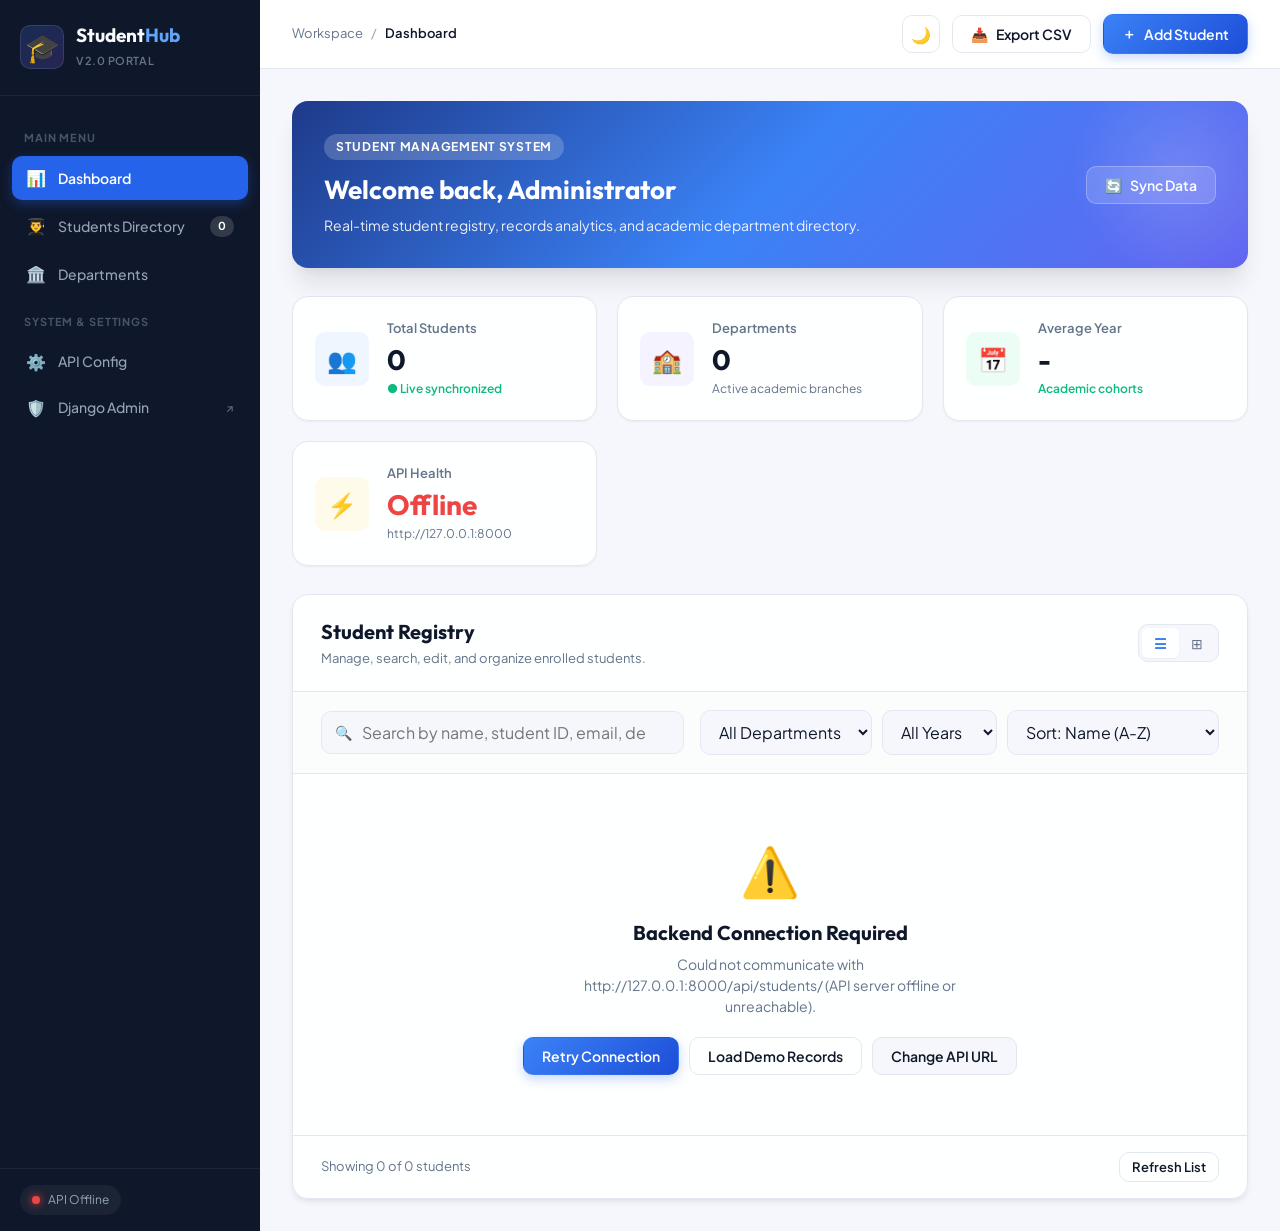
<file: frontend/index.html>
<!DOCTYPE html>
<html lang="en" data-theme="light">
<head>
    <meta charset="UTF-8">
    <meta name="viewport" content="width=device-width, initial-scale=1.0">
    <meta name="description" content="Student Hub - Modern, responsive Student Management System dashboard and API client.">
    <title>StudentHub | Management Portal</title>
    <!-- Google Fonts -->
    <link rel="preconnect" href="https://fonts.googleapis.com">
    <link rel="preconnect" href="https://fonts.gstatic.com" crossorigin>
    <link href="https://fonts.googleapis.com/css2?family=Outfit:wght@400;500;600;700;800&family=Plus+Jakarta+Sans:wght@400;500;600;700&display=swap" rel="stylesheet">
    <link rel="stylesheet" href="css/style.css">
</head>
<body>
    <div id="app" class="app-layout">
        <!-- Sidebar Navigation -->
        <aside class="sidebar" id="sidebar">
            <div class="sidebar-header">
                <div class="brand-logo">
                    <span class="logo-icon">🎓</span>
                    <div class="logo-text">
                        <h2>Student<span class="highlight">Hub</span></h2>
                        <span class="version-tag">v2.0 Portal</span>
                    </div>
                </div>
            </div>

            <nav class="sidebar-nav">
                <div class="nav-section-title">Main Menu</div>
                <a href="#dashboard" class="nav-item active" id="nav-dashboard">
                    <span class="nav-icon">📊</span>
                    <span class="nav-label">Dashboard</span>
                </a>
                <a href="#students" class="nav-item" id="nav-students">
                    <span class="nav-icon">👨‍🎓</span>
                    <span class="nav-label">Students Directory</span>
                    <span class="badge" id="badge-student-count">0</span>
                </a>
                <a href="#departments" class="nav-item" id="nav-departments">
                    <span class="nav-icon">🏛️</span>
                    <span class="nav-label">Departments</span>
                </a>

                <div class="nav-section-title">System & Settings</div>
                <button class="nav-item nav-btn" id="btn-open-settings" type="button">
                    <span class="nav-icon">⚙️</span>
                    <span class="nav-label">API Config</span>
                </button>
                <a href="http://127.0.0.1:8000/admin/" target="_blank" rel="noreferrer" class="nav-item">
                    <span class="nav-icon">🛡️</span>
                    <span class="nav-label">Django Admin</span>
                    <span class="nav-ext">↗</span>
                </a>
            </nav>

            <div class="sidebar-footer">
                <div class="server-status-pill" id="server-status">
                    <span class="status-dot"></span>
                    <span class="status-text">Checking API...</span>
                </div>
            </div>
        </aside>

        <!-- Main Content Area -->
        <div class="main-wrapper">
            <!-- Top Navbar -->
            <header class="topbar">
                <div class="topbar-left">
                    <button class="sidebar-toggle" id="btn-toggle-sidebar" aria-label="Toggle Navigation Menu">
                        <span>☰</span>
                    </button>
                    <div class="breadcrumbs">
                        <span class="breadcrumb-item">Workspace</span>
                        <span class="breadcrumb-separator">/</span>
                        <span class="breadcrumb-item active" id="current-view-title">Dashboard</span>
                    </div>
                </div>

                <div class="topbar-right">
                    <!-- Quick Actions -->
                    <button class="theme-toggle-btn" id="theme-toggle" title="Toggle Theme" aria-label="Toggle Theme">
                        <span id="theme-icon">🌙</span>
                    </button>
                    <button class="btn btn-outline" id="btn-export-csv" title="Export to CSV">
                        <span>📥</span> Export CSV
                    </button>
                    <button class="btn btn-primary" id="btn-add-student-modal">
                        <span class="btn-icon">＋</span> Add Student
                    </button>
                </div>
            </header>

            <!-- Main Content Container -->
            <main class="content-container">
                <!-- Banner / Welcome Section -->
                <section class="welcome-banner">
                    <div class="banner-content">
                        <span class="welcome-badge">Student Management System</span>
                        <h1 class="page-title">Welcome back, Administrator</h1>
                        <p class="page-subtitle">Real-time student registry, records analytics, and academic department directory.</p>
                    </div>
                    <div class="banner-actions">
                        <button class="btn btn-glass" id="btn-refresh-data" title="Refresh Live Data">
                            <span class="refresh-icon">🔄</span> Sync Data
                        </button>
                    </div>
                </section>

                <!-- Statistics Metrics Grid -->
                <section class="stats-grid">
                    <div class="stat-card">
                        <div class="stat-icon-wrapper bg-blue">
                            <span class="stat-icon">👥</span>
                        </div>
                        <div class="stat-info">
                            <span class="stat-label">Total Students</span>
                            <h3 class="stat-value" id="stat-total-students">0</h3>
                            <span class="stat-trend positive">● Live synchronized</span>
                        </div>
                    </div>

                    <div class="stat-card">
                        <div class="stat-icon-wrapper bg-purple">
                            <span class="stat-icon">🏫</span>
                        </div>
                        <div class="stat-info">
                            <span class="stat-label">Departments</span>
                            <h3 class="stat-value" id="stat-total-departments">0</h3>
                            <span class="stat-trend neutral">Active academic branches</span>
                        </div>
                    </div>

                    <div class="stat-card">
                        <div class="stat-icon-wrapper bg-emerald">
                            <span class="stat-icon">📅</span>
                        </div>
                        <div class="stat-info">
                            <span class="stat-label">Average Year</span>
                            <h3 class="stat-value" id="stat-avg-year">-</h3>
                            <span class="stat-trend positive">Academic cohorts</span>
                        </div>
                    </div>

                    <div class="stat-card">
                        <div class="stat-icon-wrapper bg-amber">
                            <span class="stat-icon">⚡</span>
                        </div>
                        <div class="stat-info">
                            <span class="stat-label">API Health</span>
                            <h3 class="stat-value" id="stat-api-status">Connecting...</h3>
                            <span class="stat-trend" id="stat-api-endpoint">http://127.0.0.1:8000</span>
                        </div>
                    </div>
                </section>

                <!-- Student Management Directory Section -->
                <section class="card directory-card">
                    <!-- Directory Toolbar -->
                    <div class="card-header">
                        <div class="header-title-group">
                            <h2>Student Registry</h2>
                            <p class="text-muted">Manage, search, edit, and organize enrolled students.</p>
                        </div>

                        <div class="view-toggles">
                            <button class="view-btn active" id="view-table-btn" title="Table View">☰</button>
                            <button class="view-btn" id="view-grid-btn" title="Card Grid View">⊞</button>
                        </div>
                    </div>

                    <!-- Search and Filters Bar -->
                    <div class="filters-bar">
                        <div class="search-box">
                            <span class="search-icon">🔍</span>
                            <input type="text" id="search-input" placeholder="Search by name, student ID, email, department..." autocomplete="off">
                            <button class="clear-search-btn" id="btn-clear-search" title="Clear Search">✕</button>
                        </div>

                        <div class="filter-controls">
                            <select id="filter-department" class="custom-select" aria-label="Filter by department">
                                <option value="">All Departments</option>
                            </select>

                            <select id="filter-year" class="custom-select" aria-label="Filter by academic year">
                                <option value="">All Years</option>
                                <option value="1">1st Year</option>
                                <option value="2">2nd Year</option>
                                <option value="3">3rd Year</option>
                                <option value="4">4th Year</option>
                            </select>

                            <select id="sort-by" class="custom-select" aria-label="Sort students">
                                <option value="name-asc">Sort: Name (A-Z)</option>
                                <option value="name-desc">Sort: Name (Z-A)</option>
                                <option value="id-asc">Sort: ID (Ascending)</option>
                                <option value="id-desc">Sort: ID (Descending)</option>
                                <option value="year-asc">Sort: Year (1-4)</option>
                                <option value="year-desc">Sort: Year (4-1)</option>
                            </select>
                        </div>
                    </div>

                    <!-- Students Table View -->
                    <div class="table-responsive" id="table-container">
                        <table class="data-table" id="students-table">
                            <thead>
                                <tr>
                                    <th># ID</th>
                                    <th>Student Info</th>
                                    <th>Contact Email</th>
                                    <th>Department</th>
                                    <th>Academic Year</th>
                                    <th>Phone</th>
                                    <th class="text-right">Actions</th>
                                </tr>
                            </thead>
                            <tbody id="students-table-body">
                                <!-- Dynamically populated -->
                            </tbody>
                        </table>
                    </div>

                    <!-- Students Grid View (Hidden by default) -->
                    <div class="grid-view-container hidden" id="grid-container">
                        <div class="students-grid" id="students-grid-body">
                            <!-- Dynamically populated -->
                        </div>
                    </div>

                    <!-- Empty / Loading States -->
                    <div class="state-container hidden" id="loading-state">
                        <div class="spinner"></div>
                        <p class="state-text">Loading student records from server...</p>
                    </div>

                    <div class="state-container hidden" id="empty-state">
                        <div class="empty-icon">📂</div>
                        <h3 class="empty-title">No Students Found</h3>
                        <p class="empty-desc" id="empty-state-message">No student records match your filter criteria.</p>
                        <button class="btn btn-primary" id="btn-empty-add-student">Add First Student</button>
                    </div>

                    <div class="state-container hidden" id="error-state">
                        <div class="error-icon">⚠️</div>
                        <h3 class="error-title">Backend Connection Required</h3>
                        <p class="error-desc" id="error-state-message">Could not reach Django API at <code>http://127.0.0.1:8000/api/students/</code>.</p>
                        <div class="state-actions">
                            <button class="btn btn-primary" id="btn-retry-connection">Retry Connection</button>
                            <button class="btn btn-outline" id="btn-load-demo-data">Load Demo Records</button>
                            <button class="btn btn-secondary" id="btn-configure-api">Change API URL</button>
                        </div>
                    </div>

                    <!-- Table Footer / Pagination Info -->
                    <div class="card-footer">
                        <span class="footer-info" id="footer-record-count">Showing 0 of 0 students</span>
                        <div class="footer-actions">
                            <button class="btn btn-sm btn-outline" id="btn-quick-sync">Refresh List</button>
                        </div>
                    </div>
                </section>
            </main>
        </div>
    </div>

    <!-- ADD / EDIT STUDENT MODAL -->
    <div class="modal-backdrop hidden" id="student-modal">
        <div class="modal-dialog">
            <div class="modal-header">
                <h3 class="modal-title" id="modal-title">Add New Student</h3>
                <button class="modal-close-btn" id="btn-close-student-modal" aria-label="Close modal">✕</button>
            </div>
            <form id="student-form" novalidate>
                <input type="hidden" id="form-student-pk" value="">
                <div class="modal-body">
                    <div class="form-grid">
                        <div class="form-group">
                            <label for="form-student-id">Student ID <span class="required">*</span></label>
                            <input type="text" id="form-student-id" placeholder="e.g. STU-2026-001" required>
                            <small class="form-hint">Unique institutional ID or roll number.</small>
                            <div class="invalid-feedback">Student ID is required.</div>
                        </div>

                        <div class="form-group">
                            <label for="form-name">Full Name <span class="required">*</span></label>
                            <input type="text" id="form-name" placeholder="e.g. Alex Morgan" required>
                            <div class="invalid-feedback">Full name is required.</div>
                        </div>

                        <div class="form-group">
                            <label for="form-email">Email Address <span class="required">*</span></label>
                            <input type="email" id="form-email" placeholder="e.g. alex.morgan@univ.edu" required>
                            <div class="invalid-feedback">A valid email address is required.</div>
                        </div>

                        <div class="form-group">
                            <label for="form-department">Department / Major <span class="required">*</span></label>
                            <input type="text" id="form-department" placeholder="e.g. Computer Science" list="department-datalist" required>
                            <datalist id="department-datalist">
                                <option value="Computer Science">
                                <option value="Information Technology">
                                <option value="Electrical Engineering">
                                <option value="Mechanical Engineering">
                                <option value="Business Administration">
                                <option value="Data Science">
                            </datalist>
                            <div class="invalid-feedback">Department name is required.</div>
                        </div>

                        <div class="form-group">
                            <label for="form-year">Academic Year <span class="required">*</span></label>
                            <select id="form-year" required>
                                <option value="">Select Year</option>
                                <option value="1">1st Year (Freshman)</option>
                                <option value="2">2nd Year (Sophomore)</option>
                                <option value="3">3rd Year (Junior)</option>
                                <option value="4">4th Year (Senior)</option>
                            </select>
                            <div class="invalid-feedback">Please select an academic year.</div>
                        </div>

                        <div class="form-group">
                            <label for="form-phone">Phone Number <span class="required">*</span></label>
                            <input type="tel" id="form-phone" placeholder="e.g. +1 (555) 234-5678" required>
                            <div class="invalid-feedback">Contact phone number is required.</div>
                        </div>
                    </div>
                </div>
                <div class="modal-footer">
                    <button type="button" class="btn btn-secondary" id="btn-cancel-student-modal">Cancel</button>
                    <button type="submit" class="btn btn-primary" id="btn-save-student">
                        <span class="btn-text">Save Student</span>
                    </button>
                </div>
            </form>
        </div>
    </div>

    <!-- DELETE CONFIRMATION MODAL -->
    <div class="modal-backdrop hidden" id="delete-modal">
        <div class="modal-dialog modal-sm">
            <div class="modal-header modal-header-danger">
                <h3 class="modal-title">Delete Student Record</h3>
                <button class="modal-close-btn" id="btn-close-delete-modal" aria-label="Close modal">✕</button>
            </div>
            <div class="modal-body text-center">
                <div class="danger-icon-badge">🗑️</div>
                <h4 class="danger-prompt">Are you sure?</h4>
                <p class="text-muted" id="delete-modal-text">This will permanently delete the student record for <strong id="delete-student-name"></strong>.</p>
                <div class="delete-warning-box">
                    <span>⚠️ This action cannot be undone.</span>
                </div>
            </div>
            <div class="modal-footer">
                <button type="button" class="btn btn-secondary" id="btn-cancel-delete">Cancel</button>
                <button type="button" class="btn btn-danger" id="btn-confirm-delete">Delete Record</button>
            </div>
        </div>
    </div>

    <!-- API CONFIGURATION MODAL -->
    <div class="modal-backdrop hidden" id="settings-modal">
        <div class="modal-dialog">
            <div class="modal-header">
                <h3 class="modal-title">⚙️ Backend API Configuration</h3>
                <button class="modal-close-btn" id="btn-close-settings-modal" aria-label="Close modal">✕</button>
            </div>
            <div class="modal-body">
                <p class="text-muted mb-3">Configure the base URL for the Django REST Framework backend API.</p>
                <div class="form-group">
                    <label for="settings-api-url">Backend Base URL</label>
                    <input type="url" id="settings-api-url" value="http://127.0.0.1:8000" placeholder="http://127.0.0.1:8000">
                    <small class="form-hint">Default local Django development server runs on <code>http://127.0.0.1:8000</code>.</small>
                </div>
                <div class="api-info-box">
                    <strong>Expected API Endpoints:</strong>
                    <ul>
                        <li><code>GET /api/students/</code> - Fetch all students</li>
                        <li><code>POST /api/students/</code> - Create a new student</li>
                        <li><code>PUT /api/students/{id}/</code> - Update student</li>
                        <li><code>DELETE /api/students/{id}/</code> - Delete student</li>
                    </ul>
                </div>
            </div>
            <div class="modal-footer">
                <button type="button" class="btn btn-secondary" id="btn-reset-api-url">Reset Default</button>
                <button type="button" class="btn btn-primary" id="btn-save-api-url">Save & Test Connection</button>
            </div>
        </div>
    </div>

    <!-- Toast Notification Container -->
    <div class="toast-container" id="toast-container"></div>

    <!-- Scripts -->
    <script src="js/api.js"></script>
    <script src="js/app.js"></script>
</body>
</html>
</file>
<file: frontend/css/style.css>
/* ==========================================================================
   STUDENTHUB DESIGN SYSTEM & STYLESHEET
   ========================================================================== */

:root {
    /* Color Palette - Light Theme */
    --bg-main: #f5f7fc;
    --bg-card: rgba(255, 255, 255, 0.95);
    --bg-sidebar: #0f172a;
    --bg-sidebar-hover: rgba(255, 255, 255, 0.08);
    --bg-sidebar-active: #2563eb;
    --text-sidebar: #94a3b8;
    --text-sidebar-bright: #f8fafc;
    
    --primary: #3b82f6;
    --primary-hover: #2563eb;
    --primary-light: #eff6ff;
    --primary-gradient: linear-gradient(135deg, #3b82f6 0%, #1d4ed8 100%);
    
    --accent: #8b5cf6;
    --accent-light: #f5f3ff;
    --success: #10b981;
    --success-light: #ecfdf5;
    --warning: #f59e0b;
    --warning-light: #fffbeb;
    --danger: #ef4444;
    --danger-light: #fef2f2;
    --danger-hover: #dc2626;

    --text-main: #0f172a;
    --text-muted: #64748b;
    --text-light: #94a3b8;
    --border: #e2e8f0;
    --border-focus: #93c5fd;

    --shadow-sm: 0 1px 2px rgba(0, 0, 0, 0.05);
    --shadow-md: 0 4px 6px -1px rgba(15, 23, 42, 0.08), 0 2px 4px -2px rgba(15, 23, 42, 0.05);
    --shadow-lg: 0 10px 15px -3px rgba(15, 23, 42, 0.08), 0 4px 6px -4px rgba(15, 23, 42, 0.04);
    --shadow-xl: 0 20px 25px -5px rgba(15, 23, 42, 0.1), 0 8px 10px -6px rgba(15, 23, 42, 0.06);

    --radius-sm: 6px;
    --radius-md: 10px;
    --radius-lg: 16px;
    --radius-full: 9999px;

    --font-heading: 'Outfit', sans-serif;
    --font-body: 'Plus Jakarta Sans', -apple-system, BlinkMacSystemFont, 'Segoe UI', Roboto, sans-serif;
    --transition: all 0.2s cubic-bezier(0.4, 0, 0.2, 1);
}

/* Dark Theme Variables */
[data-theme="dark"] {
    --bg-main: #0b1120;
    --bg-card: rgba(30, 41, 59, 0.85);
    --bg-sidebar: #070b14;
    --bg-sidebar-hover: rgba(255, 255, 255, 0.06);
    --bg-sidebar-active: #3b82f6;
    --text-sidebar: #64748b;
    --text-sidebar-bright: #f1f5f9;

    --primary-light: rgba(59, 130, 246, 0.15);
    --accent-light: rgba(139, 92, 246, 0.15);
    --success-light: rgba(16, 185, 129, 0.15);
    --warning-light: rgba(245, 158, 11, 0.15);
    --danger-light: rgba(239, 68, 68, 0.15);

    --text-main: #f8fafc;
    --text-muted: #94a3b8;
    --text-light: #64748b;
    --border: #334155;
    --border-focus: #3b82f6;

    --shadow-md: 0 4px 6px -1px rgba(0, 0, 0, 0.3);
    --shadow-lg: 0 10px 15px -3px rgba(0, 0, 0, 0.4);
    --shadow-xl: 0 20px 25px -5px rgba(0, 0, 0, 0.5);
}

/* Base Resets */
*, *::before, *::after {
    box-sizing: border-box;
    margin: 0;
    padding: 0;
}

body {
    font-family: var(--font-body);
    background-color: var(--bg-main);
    color: var(--text-main);
    line-height: 1.5;
    -webkit-font-smoothing: antialiased;
    transition: background-color 0.3s ease, color 0.3s ease;
    overflow-x: hidden;
}

a {
    color: inherit;
    text-decoration: none;
}

button, input, select {
    font-family: inherit;
    font-size: inherit;
}

/* App Layout */
.app-layout {
    display: flex;
    min-height: 100vh;
}

/* Sidebar */
.sidebar {
    width: 260px;
    background-color: var(--bg-sidebar);
    color: var(--text-sidebar);
    display: flex;
    flex-direction: column;
    flex-shrink: 0;
    transition: width 0.3s ease, transform 0.3s ease;
    z-index: 100;
}

.sidebar-header {
    padding: 24px 20px;
    border-bottom: 1px solid rgba(255, 255, 255, 0.06);
}

.brand-logo {
    display: flex;
    align-items: center;
    gap: 12px;
}

.logo-icon {
    font-size: 28px;
    display: flex;
    align-items: center;
    justify-content: center;
    width: 44px;
    height: 44px;
    background: linear-gradient(135deg, rgba(59, 130, 246, 0.2), rgba(139, 92, 246, 0.2));
    border-radius: var(--radius-md);
    border: 1px solid rgba(255, 255, 255, 0.1);
}

.logo-text h2 {
    font-family: var(--font-heading);
    font-size: 19px;
    font-weight: 700;
    color: var(--text-sidebar-bright);
    line-height: 1.2;
}

.logo-text .highlight {
    color: #60a5fa;
}

.version-tag {
    font-size: 11px;
    font-weight: 600;
    color: #64748b;
    letter-spacing: 0.05em;
    text-transform: uppercase;
}

.sidebar-nav {
    flex: 1;
    padding: 20px 12px;
    display: flex;
    flex-direction: column;
    gap: 4px;
}

.nav-section-title {
    font-size: 11px;
    font-weight: 700;
    text-transform: uppercase;
    letter-spacing: 0.08em;
    color: #475569;
    padding: 14px 12px 6px;
}

.nav-item {
    display: flex;
    align-items: center;
    gap: 12px;
    padding: 10px 14px;
    border-radius: var(--radius-md);
    color: var(--text-sidebar);
    font-weight: 500;
    font-size: 14px;
    transition: var(--transition);
    background: transparent;
    border: none;
    cursor: pointer;
    width: 100%;
    text-align: left;
}

.nav-item:hover {
    background-color: var(--bg-sidebar-hover);
    color: var(--text-sidebar-bright);
}

.nav-item.active {
    background-color: var(--bg-sidebar-active);
    color: #ffffff;
    font-weight: 600;
    box-shadow: 0 4px 12px rgba(37, 99, 235, 0.35);
}

.nav-icon {
    font-size: 16px;
}

.nav-label {
    flex: 1;
}

.badge {
    background: rgba(255, 255, 255, 0.15);
    color: #fff;
    font-size: 11px;
    font-weight: 700;
    padding: 2px 8px;
    border-radius: var(--radius-full);
}

.nav-ext {
    font-size: 12px;
    opacity: 0.6;
}

.sidebar-footer {
    padding: 16px 20px;
    border-top: 1px solid rgba(255, 255, 255, 0.06);
}

.server-status-pill {
    display: inline-flex;
    align-items: center;
    gap: 8px;
    background: rgba(255, 255, 255, 0.05);
    padding: 6px 12px;
    border-radius: var(--radius-full);
    font-size: 12px;
    color: #94a3b8;
}

.status-dot {
    width: 8px;
    height: 8px;
    border-radius: 50%;
    background-color: #f59e0b;
    box-shadow: 0 0 8px #f59e0b;
    transition: var(--transition);
}

.status-dot.online {
    background-color: #10b981;
    box-shadow: 0 0 8px #10b981;
}

.status-dot.offline {
    background-color: #ef4444;
    box-shadow: 0 0 8px #ef4444;
}

/* Main Wrapper */
.main-wrapper {
    flex: 1;
    display: flex;
    flex-direction: column;
    min-width: 0;
}

/* Topbar */
.topbar {
    background-color: var(--bg-card);
    backdrop-filter: blur(12px);
    border-bottom: 1px solid var(--border);
    padding: 14px 32px;
    display: flex;
    align-items: center;
    justify-content: space-between;
    position: sticky;
    top: 0;
    z-index: 50;
    transition: background-color 0.3s ease, border-color 0.3s ease;
}

.topbar-left {
    display: flex;
    align-items: center;
    gap: 16px;
}

.sidebar-toggle {
    display: none;
    background: transparent;
    border: 1px solid var(--border);
    padding: 6px 10px;
    border-radius: var(--radius-sm);
    color: var(--text-main);
    cursor: pointer;
    font-size: 16px;
}

.breadcrumbs {
    display: flex;
    align-items: center;
    gap: 8px;
    font-size: 13px;
    color: var(--text-muted);
}

.breadcrumb-separator {
    color: var(--text-light);
}

.breadcrumb-item.active {
    color: var(--text-main);
    font-weight: 600;
}

.topbar-right {
    display: flex;
    align-items: center;
    gap: 12px;
}

/* Theme Toggle Button */
.theme-toggle-btn {
    background: transparent;
    border: 1px solid var(--border);
    width: 38px;
    height: 38px;
    border-radius: var(--radius-md);
    display: flex;
    align-items: center;
    justify-content: center;
    cursor: pointer;
    color: var(--text-main);
    transition: var(--transition);
}

.theme-toggle-btn:hover {
    background-color: var(--primary-light);
    border-color: var(--border-focus);
}

/* Buttons */
.btn {
    display: inline-flex;
    align-items: center;
    justify-content: center;
    gap: 8px;
    padding: 9px 18px;
    border-radius: var(--radius-md);
    font-weight: 600;
    font-size: 14px;
    cursor: pointer;
    transition: var(--transition);
    border: 1px solid transparent;
}

.btn-primary {
    background: var(--primary-gradient);
    color: #ffffff;
    box-shadow: 0 4px 12px rgba(37, 99, 235, 0.25);
}

.btn-primary:hover {
    transform: translateY(-1px);
    box-shadow: 0 6px 16px rgba(37, 99, 235, 0.35);
}

.btn-outline {
    background-color: transparent;
    border-color: var(--border);
    color: var(--text-main);
}

.btn-outline:hover {
    background-color: var(--primary-light);
    border-color: var(--border-focus);
    color: var(--primary);
}

.btn-secondary {
    background-color: var(--bg-main);
    color: var(--text-main);
    border-color: var(--border);
}

.btn-secondary:hover {
    background-color: var(--border);
}

.btn-danger {
    background-color: var(--danger);
    color: #ffffff;
}

.btn-danger:hover {
    background-color: var(--danger-hover);
}

.btn-glass {
    background: rgba(255, 255, 255, 0.15);
    color: #ffffff;
    backdrop-filter: blur(8px);
    border: 1px solid rgba(255, 255, 255, 0.25);
}

.btn-glass:hover {
    background: rgba(255, 255, 255, 0.25);
}

.btn-sm {
    padding: 6px 12px;
    font-size: 13px;
}

/* Content Container */
.content-container {
    padding: 32px;
    max-width: 1400px;
    width: 100%;
    margin: 0 auto;
    display: flex;
    flex-direction: column;
    gap: 28px;
}

/* Welcome Banner */
.welcome-banner {
    background: linear-gradient(135deg, #1e3a8a 0%, #3b82f6 50%, #6366f1 100%);
    color: #ffffff;
    padding: 32px;
    border-radius: var(--radius-lg);
    display: flex;
    align-items: center;
    justify-content: space-between;
    gap: 20px;
    box-shadow: var(--shadow-xl);
    position: relative;
    overflow: hidden;
}

.welcome-banner::after {
    content: '';
    position: absolute;
    right: -40px;
    top: -40px;
    width: 220px;
    height: 220px;
    background: radial-gradient(circle, rgba(255,255,255,0.15) 0%, rgba(255,255,255,0) 70%);
    border-radius: 50%;
    pointer-events: none;
}

.welcome-badge {
    display: inline-block;
    background: rgba(255, 255, 255, 0.2);
    backdrop-filter: blur(4px);
    padding: 4px 12px;
    border-radius: var(--radius-full);
    font-size: 12px;
    font-weight: 700;
    letter-spacing: 0.06em;
    text-transform: uppercase;
    margin-bottom: 10px;
}

.page-title {
    font-family: var(--font-heading);
    font-size: 26px;
    font-weight: 700;
    margin-bottom: 6px;
}

.page-subtitle {
    font-size: 14px;
    opacity: 0.9;
    max-width: 580px;
}

/* Stats Grid */
.stats-grid {
    display: grid;
    grid-template-columns: repeat(auto-fit, minmax(240px, 1fr));
    gap: 20px;
}

.stat-card {
    background-color: var(--bg-card);
    border: 1px solid var(--border);
    border-radius: var(--radius-lg);
    padding: 22px;
    display: flex;
    align-items: center;
    gap: 18px;
    box-shadow: var(--shadow-sm);
    transition: var(--transition);
}

.stat-card:hover {
    transform: translateY(-3px);
    box-shadow: var(--shadow-lg);
    border-color: var(--border-focus);
}

.stat-icon-wrapper {
    width: 54px;
    height: 54px;
    border-radius: var(--radius-md);
    display: flex;
    align-items: center;
    justify-content: center;
    font-size: 24px;
    flex-shrink: 0;
}

.bg-blue { background: var(--primary-light); color: var(--primary); }
.bg-purple { background: var(--accent-light); color: var(--accent); }
.bg-emerald { background: var(--success-light); color: var(--success); }
.bg-amber { background: var(--warning-light); color: var(--warning); }

.stat-info {
    display: flex;
    flex-direction: column;
    min-width: 0;
}

.stat-label {
    font-size: 13px;
    font-weight: 600;
    color: var(--text-muted);
}

.stat-value {
    font-family: var(--font-heading);
    font-size: 28px;
    font-weight: 700;
    color: var(--text-main);
    line-height: 1.2;
    margin: 4px 0;
    white-space: nowrap;
    overflow: hidden;
    text-overflow: ellipsis;
}

.stat-trend {
    font-size: 12px;
    color: var(--text-muted);
}

.stat-trend.positive { color: var(--success); font-weight: 600; }
.stat-trend.neutral { color: var(--text-muted); }

/* Directory Card */
.card {
    background-color: var(--bg-card);
    border: 1px solid var(--border);
    border-radius: var(--radius-lg);
    box-shadow: var(--shadow-md);
    overflow: hidden;
    transition: background-color 0.3s ease, border-color 0.3s ease;
}

.card-header {
    padding: 22px 28px;
    border-bottom: 1px solid var(--border);
    display: flex;
    align-items: center;
    justify-content: space-between;
    gap: 16px;
}

.header-title-group h2 {
    font-family: var(--font-heading);
    font-size: 20px;
    font-weight: 700;
    color: var(--text-main);
}

.text-muted {
    color: var(--text-muted);
    font-size: 13px;
    margin-top: 2px;
}

.view-toggles {
    display: flex;
    background: var(--bg-main);
    padding: 3px;
    border-radius: var(--radius-md);
    border: 1px solid var(--border);
}

.view-btn {
    border: none;
    background: transparent;
    padding: 6px 12px;
    border-radius: var(--radius-sm);
    cursor: pointer;
    font-size: 14px;
    color: var(--text-muted);
    transition: var(--transition);
}

.view-btn.active {
    background-color: var(--bg-card);
    color: var(--primary);
    box-shadow: var(--shadow-sm);
    font-weight: 600;
}

/* Filters Bar */
.filters-bar {
    padding: 18px 28px;
    border-bottom: 1px solid var(--border);
    background-color: rgba(0, 0, 0, 0.01);
    display: flex;
    align-items: center;
    justify-content: space-between;
    gap: 16px;
    flex-wrap: wrap;
}

.search-box {
    position: relative;
    flex: 1;
    min-width: 280px;
}

.search-icon {
    position: absolute;
    left: 14px;
    top: 50%;
    transform: translateY(-50%);
    font-size: 14px;
    color: var(--text-light);
    pointer-events: none;
}

.search-box input {
    width: 100%;
    padding: 10px 38px 10px 40px;
    border: 1px solid var(--border);
    border-radius: var(--radius-md);
    background-color: var(--bg-main);
    color: var(--text-main);
    outline: none;
    transition: var(--transition);
}

.search-box input:focus {
    border-color: var(--primary);
    background-color: var(--bg-card);
    box-shadow: 0 0 0 3px var(--primary-light);
}

.clear-search-btn {
    position: absolute;
    right: 12px;
    top: 50%;
    transform: translateY(-50%);
    background: transparent;
    border: none;
    color: var(--text-muted);
    cursor: pointer;
    font-size: 12px;
    display: none;
}

.filter-controls {
    display: flex;
    align-items: center;
    gap: 10px;
    flex-wrap: wrap;
}

.custom-select {
    padding: 10px 14px;
    border: 1px solid var(--border);
    border-radius: var(--radius-md);
    background-color: var(--bg-main);
    color: var(--text-main);
    outline: none;
    cursor: pointer;
    transition: var(--transition);
}

.custom-select:focus {
    border-color: var(--primary);
    box-shadow: 0 0 0 3px var(--primary-light);
}

/* Data Table */
.table-responsive {
    overflow-x: auto;
}

.data-table {
    width: 100%;
    border-collapse: collapse;
    text-align: left;
}

.data-table th {
    padding: 14px 28px;
    font-size: 12px;
    font-weight: 700;
    text-transform: uppercase;
    letter-spacing: 0.05em;
    color: var(--text-muted);
    background-color: rgba(0, 0, 0, 0.02);
    border-bottom: 1px solid var(--border);
}

.data-table td {
    padding: 16px 28px;
    font-size: 14px;
    border-bottom: 1px solid var(--border);
    vertical-align: middle;
}

.data-table tbody tr {
    transition: background-color 0.15s ease;
}

.data-table tbody tr:hover {
    background-color: rgba(59, 130, 246, 0.04);
}

.student-identity {
    display: flex;
    align-items: center;
    gap: 12px;
}

.student-avatar {
    width: 38px;
    height: 38px;
    border-radius: 50%;
    background: linear-gradient(135deg, #3b82f6, #8b5cf6);
    color: #ffffff;
    display: flex;
    align-items: center;
    justify-content: center;
    font-weight: 700;
    font-size: 14px;
    flex-shrink: 0;
}

.student-meta {
    display: flex;
    flex-direction: column;
}

.student-name {
    font-weight: 600;
    color: var(--text-main);
}

.student-roll {
    font-size: 12px;
    color: var(--text-muted);
}

.dept-pill {
    display: inline-block;
    padding: 4px 10px;
    border-radius: var(--radius-full);
    font-size: 12px;
    font-weight: 600;
    background-color: var(--primary-light);
    color: var(--primary);
}

.year-tag {
    display: inline-flex;
    align-items: center;
    gap: 4px;
    font-weight: 600;
    color: var(--text-main);
}

.table-actions {
    display: flex;
    align-items: center;
    justify-content: flex-end;
    gap: 8px;
}

.action-icon-btn {
    width: 32px;
    height: 32px;
    border-radius: var(--radius-sm);
    border: 1px solid var(--border);
    background: var(--bg-card);
    color: var(--text-main);
    display: flex;
    align-items: center;
    justify-content: center;
    cursor: pointer;
    transition: var(--transition);
    font-size: 13px;
}

.action-icon-btn:hover {
    background: var(--primary-light);
    border-color: var(--primary);
    color: var(--primary);
}

.action-icon-btn.delete:hover {
    background: var(--danger-light);
    border-color: var(--danger);
    color: var(--danger);
}

/* Grid / Card View */
.grid-view-container {
    padding: 28px;
}

.students-grid {
    display: grid;
    grid-template-columns: repeat(auto-fill, minmax(280px, 1fr));
    gap: 20px;
}

.student-card-item {
    background-color: var(--bg-main);
    border: 1px solid var(--border);
    border-radius: var(--radius-md);
    padding: 20px;
    display: flex;
    flex-direction: column;
    gap: 14px;
    transition: var(--transition);
}

.student-card-item:hover {
    transform: translateY(-3px);
    box-shadow: var(--shadow-md);
    border-color: var(--border-focus);
}

.card-item-top {
    display: flex;
    align-items: center;
    gap: 12px;
}

.card-item-body {
    display: flex;
    flex-direction: column;
    gap: 8px;
    font-size: 13px;
}

.card-detail-row {
    display: flex;
    align-items: center;
    gap: 8px;
    color: var(--text-muted);
}

.card-item-actions {
    display: flex;
    align-items: center;
    justify-content: flex-end;
    gap: 8px;
    margin-top: 6px;
    padding-top: 12px;
    border-top: 1px solid var(--border);
}

/* State Containers (Empty, Loading, Error) */
.state-container {
    padding: 60px 20px;
    text-align: center;
    display: flex;
    flex-direction: column;
    align-items: center;
    justify-content: center;
}

.spinner {
    width: 44px;
    height: 44px;
    border: 4px solid var(--border);
    border-top-color: var(--primary);
    border-radius: 50%;
    animation: spin 0.8s linear infinite;
    margin-bottom: 16px;
}

@keyframes spin {
    to { transform: rotate(360deg); }
}

.empty-icon, .error-icon {
    font-size: 48px;
    margin-bottom: 12px;
}

.empty-title, .error-title {
    font-family: var(--font-heading);
    font-size: 20px;
    font-weight: 700;
    margin-bottom: 6px;
}

.empty-desc, .error-desc {
    color: var(--text-muted);
    font-size: 14px;
    max-width: 420px;
    margin-bottom: 20px;
}

.state-actions {
    display: flex;
    gap: 10px;
    flex-wrap: wrap;
    justify-content: center;
}

/* Card Footer */
.card-footer {
    padding: 16px 28px;
    border-top: 1px solid var(--border);
    display: flex;
    align-items: center;
    justify-content: space-between;
}

.footer-info {
    font-size: 13px;
    color: var(--text-muted);
}

/* Modals */
.modal-backdrop {
    position: fixed;
    top: 0;
    left: 0;
    right: 0;
    bottom: 0;
    background: rgba(15, 23, 42, 0.65);
    backdrop-filter: blur(4px);
    display: flex;
    align-items: center;
    justify-content: center;
    padding: 20px;
    z-index: 1000;
    opacity: 1;
    transition: opacity 0.2s ease;
}

.modal-dialog {
    background-color: var(--bg-card);
    border: 1px solid var(--border);
    border-radius: var(--radius-lg);
    width: 100%;
    max-width: 580px;
    box-shadow: var(--shadow-xl);
    overflow: hidden;
    animation: modalSlide 0.25s cubic-bezier(0.16, 1, 0.3, 1);
}

.modal-dialog.modal-sm {
    max-width: 420px;
}

@keyframes modalSlide {
    from {
        opacity: 0;
        transform: translateY(16px) scale(0.98);
    }
    to {
        opacity: 1;
        transform: translateY(0) scale(1);
    }
}

.modal-header {
    padding: 20px 24px;
    border-bottom: 1px solid var(--border);
    display: flex;
    align-items: center;
    justify-content: space-between;
}

.modal-header-danger {
    background-color: var(--danger-light);
    color: var(--danger);
}

.modal-title {
    font-family: var(--font-heading);
    font-size: 18px;
    font-weight: 700;
}

.modal-close-btn {
    background: transparent;
    border: none;
    font-size: 16px;
    color: var(--text-muted);
    cursor: pointer;
    padding: 4px;
    border-radius: var(--radius-sm);
    transition: var(--transition);
}

.modal-close-btn:hover {
    color: var(--text-main);
    background: rgba(0, 0, 0, 0.05);
}

.modal-body {
    padding: 24px;
}

.modal-footer {
    padding: 16px 24px;
    border-top: 1px solid var(--border);
    background-color: rgba(0, 0, 0, 0.01);
    display: flex;
    align-items: center;
    justify-content: flex-end;
    gap: 10px;
}

/* Forms */
.form-grid {
    display: grid;
    grid-template-columns: 1fr 1fr;
    gap: 18px;
}

.form-group {
    display: flex;
    flex-direction: column;
    gap: 6px;
}

.form-group label {
    font-size: 13px;
    font-weight: 600;
    color: var(--text-main);
}

.required {
    color: var(--danger);
}

.form-group input, .form-group select {
    padding: 10px 14px;
    border: 1px solid var(--border);
    border-radius: var(--radius-md);
    background-color: var(--bg-main);
    color: var(--text-main);
    outline: none;
    transition: var(--transition);
}

.form-group input:focus, .form-group select:focus {
    border-color: var(--primary);
    background-color: var(--bg-card);
    box-shadow: 0 0 0 3px var(--primary-light);
}

.form-group.has-error input, .form-group.has-error select {
    border-color: var(--danger);
}

.invalid-feedback {
    color: var(--danger);
    font-size: 12px;
    display: none;
}

.form-group.has-error .invalid-feedback {
    display: block;
}

.form-hint {
    font-size: 11px;
    color: var(--text-muted);
}

/* Delete Modal Specifics */
.danger-icon-badge {
    font-size: 40px;
    margin-bottom: 12px;
}

.danger-prompt {
    font-size: 18px;
    font-weight: 700;
    margin-bottom: 6px;
}

.delete-warning-box {
    margin-top: 16px;
    padding: 10px 14px;
    border-radius: var(--radius-md);
    background-color: var(--danger-light);
    color: var(--danger);
    font-size: 13px;
    font-weight: 600;
}

/* API Info Box */
.api-info-box {
    margin-top: 16px;
    padding: 14px;
    border-radius: var(--radius-md);
    background-color: var(--bg-main);
    border: 1px solid var(--border);
    font-size: 13px;
}

.api-info-box ul {
    margin-top: 8px;
    padding-left: 20px;
    color: var(--text-muted);
}

.api-info-box code {
    font-family: monospace;
    color: var(--primary);
}

/* Toast Notifications */
.toast-container {
    position: fixed;
    bottom: 24px;
    right: 24px;
    display: flex;
    flex-direction: column;
    gap: 10px;
    z-index: 2000;
}

.toast {
    display: flex;
    align-items: center;
    gap: 12px;
    padding: 14px 20px;
    border-radius: var(--radius-md);
    background-color: var(--bg-card);
    color: var(--text-main);
    box-shadow: var(--shadow-xl);
    border-left: 4px solid var(--primary);
    min-width: 280px;
    max-width: 400px;
    animation: toastIn 0.3s cubic-bezier(0.16, 1, 0.3, 1);
    transition: transform 0.2s ease, opacity 0.2s ease;
}

.toast.toast-success { border-left-color: var(--success); }
.toast.toast-error { border-left-color: var(--danger); }
.toast.toast-warning { border-left-color: var(--warning); }

.toast-icon { font-size: 18px; }
.toast-message { font-size: 14px; font-weight: 500; }

@keyframes toastIn {
    from {
        opacity: 0;
        transform: translateY(12px);
    }
    to {
        opacity: 1;
        transform: translateY(0);
    }
}

/* Utility Classes */
.hidden { display: none !important; }
.text-right { text-align: right; }
.mb-3 { margin-bottom: 12px; }

/* Responsive Media Queries */
@media (max-width: 992px) {
    .sidebar {
        position: fixed;
        left: -260px;
        top: 0;
        bottom: 0;
    }

    .sidebar.open {
        left: 0;
    }

    .sidebar-toggle {
        display: inline-block;
    }
}

@media (max-width: 768px) {
    .content-container {
        padding: 20px 16px;
        gap: 20px;
    }

    .welcome-banner {
        flex-direction: column;
        align-items: flex-start;
        padding: 24px;
    }

    .filters-bar {
        flex-direction: column;
        align-items: stretch;
    }

    .filter-controls {
        flex-direction: column;
        align-items: stretch;
    }

    .form-grid {
        grid-template-columns: 1fr;
    }
}
</file>
